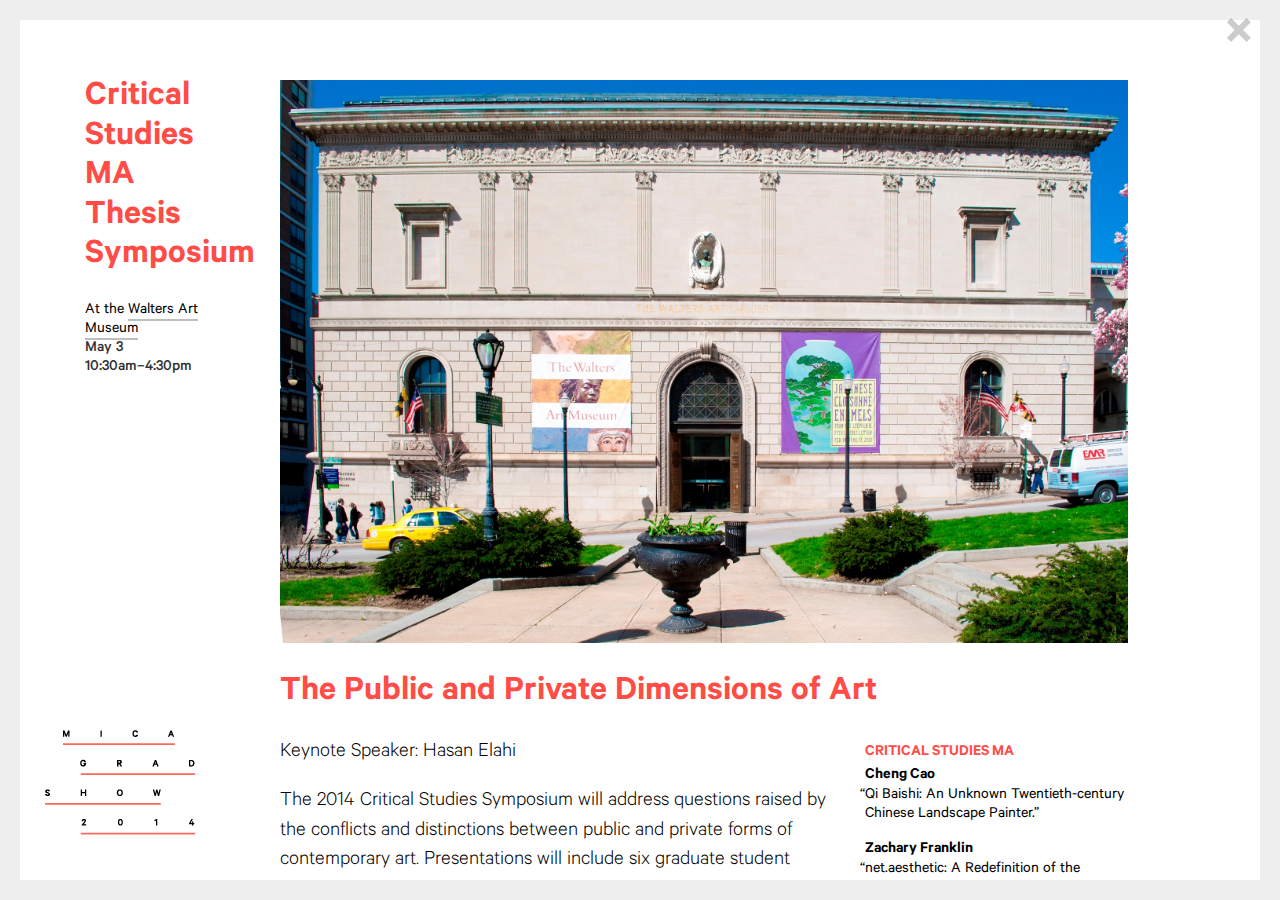
<file: criticalstudies.html>
<!DOCTYPE html>
<html lang="en">
  <head>
    <meta charset="utf-8">
    <meta http-equiv="X-UA-Compatible" content="IE=edge">
    <meta name="viewport" content="width=device-width, initial-scale=1">
    <title>MICA Grad Show 2014: Critical Studies</title>

    <!--
    Y                   T             5       X           0       I         0           H
        S       H   J     8      ]               8      D               T           W
             M            Y            M  I  C  A               ]              P
    U             O            U        ----------    0               M     T        I
           2            J   Y        0    G  R  A  D      I     5      S         Y
      I       9    H            ]        ----------                         H          7
    3       H              E           S  H  O  W      D    E    4      O           E
        F              8     5        ----------                    ]           I      U
                    Y              G      2  0  1  4         D              R     
      O      Q          U                 ----------    F          G   P            Y   9
                 6       N       [     E         W              G             2  
    P    X          F                K       J              F      J     Y      5       L
    -->

    <!-- Bootstrap -->
    <link href="css/bootstrap.css" rel="stylesheet">
    <link href="css/mfa2014.css" rel="stylesheet">

    <!-- HTML5 Shim and Respond.js IE8 support of HTML5 elements and media queries -->
    <!-- WARNING: Respond.js doesn't work if you view the page via file:// -->
    <!--[if lt IE 9]>
      <script src="https://oss.maxcdn.com/libs/html5shiv/3.7.0/html5shiv.js"></script>
      <script src="https://oss.maxcdn.com/libs/respond.js/1.4.2/respond.min.js"></script>
    <![endif]-->
    
    <!-- Favicons--> 
  	<link rel="shortcut icon" href="img/favicon.ico">
  	<link rel="apple-touch-icon" href="img/apple-touch-icon.png">
  	<link rel="apple-touch-icon" sizes="72x72" href="img/apple-touch-icon-72x72.png">
  	<link rel="apple-touch-icon" sizes="114x114" href="img/apple-touch-icon-114x114.png">
    
  </head>
  
  <body class="critical">
    
    <div class="student-overlay">
      <main class="container">
  
        <button type="button" class="close"><a href="http://graduate.mica.edu/gradshow/2014/">&times;</a></button> <!-- shit... need this to take you back to homepage... -->
  
        <div class="container">
          
          <div class="row">
        
            <div class="col-xs-12 col-sm-4 col-md-2 student-info">
  
              <div>
                <h2>Critical</h2>
                <h2>Studies</h2>
                <h2>MA</h2>
                <h2>Thesis Symposium</h2>
        
                <ul>
                  <li><p>At the <a href="https://www.google.com/maps/dir//Walters+Art+Museum,+600+N+Charles+St,+Baltimore,+MD+21201/@39.2965947,-76.6161201,17z/data=!4m13!1m4!3m3!1s0x89c80498448ab285:0xd5ddcac9d0faa540!2sWalters+Art+Museum!3b1!4m7!1m0!1m5!1m1!1s0x89c80498448ab285:0xd5ddcac9d0faa540!2m2!1d-76.61612!2d39.296595" target="_blank">Walters Art Museum</a></p></li>
                  <li><date>May 3</date></li>
                  <li><time>10:30am&ndash;4:30pm</time></li>
                </ul>
  
              </div>
            </div>
        
            <div class="col-xs-12 col-sm-8 col-md-9">
  
              <div class="row">
                <div class="col-xs-12 imgwrap"><img src="img/criticalstudies-walters.jpg" /></div>
              </div>
  
              <article class="row">
  
                <h2 class="col-xs-12">The Public and Private Dimensions of Art</h2>

                <div class="col-xs-12 col-md-8">
                    <p class="lead">Keynote Speaker: Hasan Elahi</p>
                   
                    <p class="lead">The 2014 Critical Studies Symposium will address questions raised by the conflicts and distinctions between public and private forms of contemporary art. Presentations will include six graduate student papers from the M.A. in Critical Studies class of 2013-2014, plus a selection of peer-reviewed student guest lectures. This year’s Keynote Address will be given by interdisciplinary media artist Hasan Elahi, Director of the Digital Cultures and Creativity Honors program at the University of Maryland, College Park. The Symposium is free and open to the public.</p>
                
                </div>
                
                <div class="col-xs-12 col-md-4 program-list">
                  <h4>Critical Studies MA</h4>
                  <ul class="program-peers">
                    <li>
                      <h5>Cheng Cao</h5>
                      <p>&ldquo;Qi Baishi: An Unknown Twentieth-century Chinese Landscape Painter.&rdquo;</p>
                    </li>
                    <li>
                      <h5>Zachary Franklin</h5>
                      <p>&ldquo;net.aesthetic: A Redefinition of the Theoretical and Art-Historical Genealogy for the Emergence of the Internet as a Medium in Contemporary Art Practice.&rdquo;</p>
                    </li>
                    <li>
                      <h5>Bryan Hempel</h5>
                      <p>&ldquo;Ghost Station.&rdquo;</p>
                    </li>
                    <li>
                      <h5>Emmanuel Thomas</h5> 
                      <p>&ldquo;Aesthetics of the Wall: An Examination of the Function of the Wall in Graffiti Art.&rdquo;</p>
                    </li>
                    <li>
                      <h5>Megan Weikel</h5>
                      <p>&ldquo;Written Word Versus Visual Image: Unraveling the Binary.&rdquo;</p></li>
                    <li>
                      <h5>Yiran Zheng</h5>
                      <p>&ldquo;Between Figurative and Minimalist: Three Holocaust Memorials in Berlin.&rdquo;</p></li>
                  </ul>
                </div>
    
              </article>
        
            </div> <!-- end center column with images and texts -->
          </div>
        </div>
        
        <a href="http://graduate.mica.edu/gradshow/2014/"><img class="logo" src="img/logo.png" /></a>
  
      </main>
    </div>

    <!-- jQuery (necessary for Bootstrap's JavaScript plugins) -->
    <script src="https://ajax.googleapis.com/ajax/libs/jquery/1.11.0/jquery.min.js"></script>
    <script src="js/bootstrap.js"></script>

  </body>
</html>
</file>
<file: css/mfa2014.css>
/* Create some indication of Gallery filters so you know you've filtered it */
/* Have a nicely eased scroll down to anchors from the nav */

/* Constants ****************************

Red, aka Neon Coral, aka the new hottness:#FF4C47

*****************************************/

/** @font-face import **/
@font-face {
  font-family: 'Calibre';
  src: url('../type/cal-light.eot');
  src: url('../type/cal-light.eot?#iefix') format('embedded-opentype'),
       url('../type/cal-light.woff') format('woff'),
       url('../type/cal-light.ttf') format('truetype');
  font-weight: 100;
  font-style: normal;
  }
    
@font-face {
  font-family: 'Calibre';
  src: url('../type/cal-regular.eot');
  src: url('../type/cal-regular.eot?#iefix') format('embedded-opentype'),
       url('../type/cal-regular.woff') format('woff'),
       url('../type/cal-regular.ttf') format('truetype');
  font-weight: 300;
  font-style: normal;
  }

@font-face {
  font-family: 'Calibre';
  src: url('../type/cal-medium.eot');
  src: url('../type/cal-medium.eot?#iefix') format('embedded-opentype'),
       url('../type/cal-medium.woff') format('woff'),
       url('../type/cal-medium.ttf') format('truetype');
  font-weight: 500;
  font-style: normal;
  }

@font-face {
  font-family: 'Calibre';
  src: url('../type/cal-semibold.eot');
  src: url('../type/cal-semibold.eot?#iefix') format('embedded-opentype'),
       url('../type/cal-semibold.woff') format('woff'),
       url('../type/cal-semibold.ttf') format('truetype');
  font-weight: 700;
  font-style: normal;
  }

@font-face {
  font-family: 'Calibre';
  src: url('../type/cal-lightitalic.eot');
  src: url('../type/cal-lightitalic.eot?#iefix') format('embedded-opentype'),
       url('../type/cal-lightitalic.woff') format('woff'),
       url('../type/cal-lightitalic.ttf') format('truetype');
  font-weight: 100;
  font-style: italic;
  }

@font-face {
  font-family: 'Calibre';
  src: url('../type/cal-regularitalic.eot');
  src: url('../type/cal-regularitalic.eot?#iefix') format('embedded-opentype'),
       url('../type/cal-regularitalic.woff') format('woff'),
       url('../type/cal-regularitalic.ttf') format('truetype');
  font-weight: 300;
  font-style: italic;
  }

@font-face {
  font-family: 'Calibre';
  src: url('../type/cal-mediumitalic.eot');
  src: url('../type/cal-mediumitalic.eot?#iefix') format('embedded-opentype'),
       url('../type/cal-mediumitalic.woff') format('woff'),
       url('../type/cal-mediumitalic.ttf') format('truetype');
  font-weight: 500;
  font-style: italic;
  }

@font-face {
  font-family: 'Calibre';
  src: url('../type/cal-semibolditalic.eot');
  src: url('../type/cal-semibolditalic.eot?#iefix') format('embedded-opentype'),
       url('../type/cal-semibolditalic.woff') format('woff'),
       url('../type/cal-semibolditalic.ttf') format('truetype');
  font-weight: 700;
  font-style: italic;
  }

/* Global Text Styles *******************/

body {
  font-family: Calibre, "Trebuchet MS", sans-serif;
  line-height: 1.2em;
  font-weight: 500;
  font-size: 16px;
  }
  
h1, h2, h3, h4, h5, h6 {
  font-weight: 700;
  }

h1 {
  font-size: 45px;
  margin-bottom: 20px;
  }

h4 {
  font-size: 16px;
  font-weight: 700;
  margin: 0;
  padding: 0;
  text-transform: uppercase;
  margin: 15px 0 3px 0;
  }

h5 {
  color: #000;
  font-size: 16px;
  font-weight: 900;
  margin: 0 0 2px 0;
  padding: 0;
}

h1, h2, h3, h4,
aside h4,
.alert h4,
.gallery-info h4,
.thumb .block .info h4 {
  color: #FF4C47;
}

p {
  color: #000;
  font-size: 16px;
  font-weight: 300;
  margin: 0;
  padding: 0;
}

p a, h5 a {
  color:inherit;
  border-bottom: 2px solid #bebebe;
}
  
p a:hover, h5 a:hover  {
  color:inherit;
  text-decoration: none;
  border-bottom: 2px solid #FF4C47;
}
  
p a:active, h5 a:active  {
  color:#FF4C47;
  text-decoration: none;
  border-bottom: 2px solid #FF4C47;
}
  
article p {
  margin-bottom: 15px;
}

.program-peers p {
  margin-bottom: 0;
}

.critical button a {
  color: inherit;
  border: none;
  text-decoration: none;
}

/* General Styles... */
::selection {
  background: #FF4C47; /* Safari */
  color:white;
  }
::-moz-selection {
  background: #FF4C47; /* Firefox */
  color:white;
  }
  
a,
.menu_links,
.student.thumb,
.program-list li,
#galleries-data ul li,
li.showtime.active,
.student-overlay .student-info ul.student-nav li {
  cursor: pointer;
}

body { padding-top: 60px; }
#intro { padding-top: 0 !important; }

@media (min-width: 768px) {
  body { padding-top: 0; }
  #intro { padding-top: .66em !important; }
}

main { position: relative; }

.add-top {margin-top: 6px;}

/* Image Header Styles ******************/
header {
  position: relative;
  width: 100%;
  overflow: hidden;
  height: 240px;
  max-height: 240px;
  }
  
header img.backgroundfill {
  display: none;
  position: relative;
  z-index: -1;
  height: 240px;
  max-height: 240px;
  width: auto;
  top: 0;
  left:0;
}

header .ontop {
  background: transparent;
  position: absolute;
  bottom: 0;
}

header .ontop img,
header .ontop .sticky {
  position: relative;
  bottom: 10px;
  left:-160px;
}

@media (min-width: 768px) {
  header {
    position: relative;
    width: 100%;
    overflow: hidden;
    height: 600px;
    max-height: 600px;
    }
    
  header img.backgroundfill {
    display: none;
    position: relative;
    z-index: -1;
    height: 600px;
    max-height: 600px;
    width: auto;
    top: 0;
    left:0;
  }
  
  header .ontop {
    background: transparent;
    position: absolute;
    bottom: 0;
  }
  
  header .ontop img {
    position: relative;
    bottom: 20px;
    padding-bottom: 10px;
  }
  
  header .ontop .sticky {
    background: white;
    background: rgba(255,255,255,.75);
    position: fixed;
    top: -398px;
    bottom: auto;
    z-index: 9;
  }
}

/* Nav Styles ***************************/

button.btn.btn-default.dropdown-toggle.sort-studentlist {
  border: 0;
  padding: 0;
  margin: 0;
  background-color: #fff;
  border-radius:0;
}
  
.btn-group.open .dropdown-toggle a {
  box-shadow: none;
  -moz-box-shadow: none;
  -webkit-box-shadow: none;
  color: #FF4C47; 
}
  
.dropdown-menu { /* if in dropdown mode */
  left: 80px;
  top:-15px;
  padding: 12px 0;
}

.dropup .dropdown-menu, .navbar-fixed-bottom .dropdown .dropdown-menu { /* when in dropup mode */
  bottom: -15px;
}

nav, button.btn.btn-default.dropdown-toggle.sort-studentlist, .dropdown-menu > li > a{
  font-weight: 700;
  font-size: 16px;
  color:#666;
}
  
nav li, ul {
  list-style: none;
}

nav a, .dropdown-menu > li > a {
  color:#000;
}
  
nav a{
  border-radius: 0;
  margin: 0;
  padding: 0;
}
  
.nav-pills > li.active > a, .nav-pills > li.active > a:hover, .nav-pills > li.active > a:focus {
  color: #FF4C47;  
  background: 0;
}

nav a:hover, nav a:focus {
  color: #FF4C47;  
  background: 0;
  text-decoration: none;
  color: #FF4C47;  
  background: 0;
}
  
nav a:active {
  background-color: #FF4C47;  
  color: #fff;
  text-decoration: none;
}
  
.mainnav ul.nav > li > a {
  color:#000;
  border-radius: 0;
  margin: 0;
  padding: 0;
  padding-top: 16px;
  padding-bottom: 3px;
  border-bottom: 2px solid #FF4C47;
  letter-spacing: 1px;
}
  
.nav-pills li a:hover {
  color: #FF4C47;  
  background: 0;
}

nav ul > li > ul {  /** First level subnav **/
  margin-left: 0;
  padding-left: 0;
  line-height: 1.5em;
}
  
nav ul > li > ul > li > ul {  /** Second level subnav in simpler nav **/
  margin-left: 0;
  padding-left: 15px;
  margin-bottom: 10px;
}

.nav-label {
  text-transform: uppercase;
  font-weight: 300;
}

.input-group-btn .btn.btn-default {
  padding: 6px 5px;
}
  
div.input-group {
  margin: 10px 0;
}

.btn:active, 
.btn.active,
.btn-group.open .dropdown-toggle {
  -webkit-box-shadow: none;
  box-shadow: none;
}

/* mobile nav styling */
.navbar a.brand img {
  height: 50px;
  width: 50px;
  margin: 5px;
}

.navbar-default {
    background-color: white;
    border-color: #FE625A;
}

.navbar-toggle {
  margin: 10px;
  padding: 10px;
  height: 40px;
}

.navbar-toggle .icon-bar {
  width: 40px;
  height: 3px;
  border-radius: 6px;
  border: 1px solid transparent;
}

.navbar-default .navbar-toggle .icon-bar {
  background-color: #FE625A;
}

.navbar-fixed-top ul.nav {
  margin-top: 0;
  padding: 0 13px;
}
.navbar-fixed-top ul.nav > li > a {
  padding-top: 6px;
  padding-bottom: 6px;
  border-bottom: 1px solid #FF4C47;
}


/* Main Content Styles ******************/
main article {
  padding: 2em 0;
}

.affix-top, .affix, .affix-bottom {
  position: static;
}

#intro p.lead {
  font-weight: bold;
  font-size: 1.5em;
  line-height: 1.1;
  color:#000;
}

@media (min-width: 768px) {
  .affix {
    position: fixed;
    top: 238px;
    width: inherit;
    max-width: 165px;
    z-index: 99;
  }

  .affix-bottom {
    position: absolute;
    top: inherit;
    width: 165px;
    max-width: 165px;
    z-index: 1;
  }

  #intro p.lead {
    font-weight: bold;
    font-size: 2em;
    line-height: 1.25;
    color:#000;
  }
}

/* Schedule Styles ********/
#schedule ul {padding: 0;}
#schedule ul h3 {
  margin: 0; 
  color:black;
  font-size: 20px;
  line-height:26px;
}
    
#schedule .lead {
  margin: 0; 
  margin-top:-2px;
  padding-top:0px;
  font-size:20px;
  line-height:26px;
  margin-bottom: 4px;
}

#schedule .small {
  padding-right: 250px;
  margin: 0; 
  color:black;
}

@media only screen and (max-width: 1200px) {
  #schedule .small {
  padding-right: 120px;
  }
  }
  
@media only screen and (max-width: 980px) {
  #schedule .small {
  padding-right: 0px;
  }
  }
  
@media only screen and (max-width: 768px) {
  .showtime .text-right{
  text-align: left;
  }
  }
  
  
#schedule .red  {  
  color: #FF4C47;
  padding-right: 0;
}
  
#schedule .lead {
  margin: 0; 
  padding-top:0px;
  font-size:20px;
  line-height:26px;
}

.showtime {
  margin-bottom: 20px;
}

.showtime p.lead {
  margin-bottom: 0;
}

/* Gallery Section Styles ******************/
#galleries img { 
  width: 100%;
}

#galleries ul {
  list-style: none;
  margin: 0;
  padding: 0;
}
  
#galleries ul li p {
  margin: 0;
  padding: 0;
}

#galleries ul {
  margin-top:18px;
}
    
#galleries ul:first-child {
  margin-top:-15px;
}

@media only screen and (max-width: 768px) {
#galleries ul:first-child {
  margin-top:18px;
  }
  
  }


.black {color:#000;}


ul.grid-display {
  list-style: none;
  margin: 0;
  padding: 0;
  margin-right: -15px;
  margin-left: -15px;
}

ul.grid-display li {
  list-style: none;
  margin-bottom: 30px;
  position: relative;
}

ul.grid-display .thumb {
  height: 277px;
}

@media (min-width: 768px) { 
  ul.grid-display .thumb {
    height: 255px;
  }
}

@media (min-width: 992px) {
  ul.grid-display .thumb {
    height: 288px;
  }
}

@media (min-width: 1200px) {
  ul.grid-display .thumb {
    height: 333px;
  }
}

ul.grid-display .thumb .block {
  background: transparent;
  font-size: 1em;
  overflow: hidden;
  position: relative;
}

ul.grid-display .thumb .block .info {
  padding: 15px 0;
  position: relative;
}

#students h4 {
  font-weight:700;
  letter-spacing:2px;
  padding-bottom:5px;    
}

.thumb .block img {
  width: 100%;
  max-width: 100%;
  height: auto;
}

.gallery-info h4,
.gallery-info p,
ul.grid-display .thumb .block .info h4,
ul.grid-display .thumb .block .info p {
  font-size: .9em;
  margin: 0;
  padding: 0;
  font-weight: normal;
}

/* ?? */

.imgwrap img {
  width: 100%;
  max-width: 100%;
}

/* Footer Styles ************************/

footer {
  background-color:#f1f2f2;
  margin-top: 4em;
  min-height: 10em;
  padding-top: 4em;
  padding-bottom: 6em;
  text-align: center;
}

footer img, footer p, footer ul {
  margin-bottom: 20px;
}

footer p, footer a, footer li {
  color: #646464;
  font-weight: 500; 
}
  
/* Small devices (tablets, 768px and up) */
@media (min-width: 768px) {
  footer {
    text-align: left;
  }
}
  
/* Overlay related styles */

.student-overlay {
  z-index: 9000;
  background: #fff;
  position: fixed;
  top:0;
  bottom:0;
  left:0;
  right:0;
  overflow: auto;
  padding: 0;
  margin: 0;
  border: 10px solid #EEE;
}

.critical .student-overlay {
  position: absolute;
  overflow: auto;
  min-height: 100%;
  height: 100%;
  margin: 0;
}

.student-overlay img.logo {
  position: static;
  display: block;
  margin: 0 auto 20px auto;
}

@media (min-width: 768px) and (min-height: 580px) {
  .student-overlay img.logo {
    position: fixed;
    left: 45px;
    bottom: 45px;
  }
}

.student-overlay .close {
  float: none;
  position: fixed;
  top:5px;
  right:7px;
  font-size: 4em;
  height: 1em;
  width: 1em;
  z-index: 9001;
  }

@media (min-width: 768px) {
  .student-overlay {
    border: 15px solid #EEE;
  }
}

@media (min-width: 992px) {
  .student-overlay {
    border: 20px solid #EEE;
  }
  .student-overlay .close {
    top:7px;
    right:9px;
  }
  
}

.student-overlay .container {
  padding-top: 30px;
}

.student-overlay ul {
  padding: 0;
}

.student-overlay h2 {
  font-size: 36px;
  margin: 0;
}

.student-overlay h2:last-of-type {
  margin-bottom: .66em;
}

.student-links li { margin-bottom: 8px; }

.student-links li a {
  color: #000;
  padding: 0;
  border-bottom: 2px solid #bebebe;
  letter-spacing: 0;
  background-color: transparent;
  width: 100%;
}
  
.student-links li a:hover {
  color:inherit;
  text-decoration: none;
  border-bottom: 2px solid #FF4C47;
  background-color: transparent;
}
  
.student-links li a:active {
  color:#FF4C47;
  text-decoration: none;
  border-bottom: 2px solid #FF4C47;
  background-color: transparent;
}

.student-nav { margin-bottom: 30px; }

.student-nav.nav-justified > li {
  display: table-cell;
  width: 1%;
}

.student-nav .overlay-nav-icon {
  display: block;
  width: 43px;
  height:21px; 
  margin: 0;
  padding: 0;
}

.next .overlay-nav-icon {
  background-image:url('../img/icon_next.png');
}
  
.next .overlay-nav-icon:hover,
.next .overlay-nav-icon:active {
  background-image:url('../img/icon_next_over.png');  
}
  
.previous .overlay-nav-icon {
  background-image:url('../img/icon_prev.png');  
}
  
.previous .overlay-nav-icon:hover,
.previous .overlay-nav-icon:active {
  background-image:url('../img/icon_prev_over.png');  
}
  
.random .overlay-nav-icon {
  background-image:url('../img/icon_random.png');  
  }
  
.random .overlay-nav-icon:hover,
.random .overlay-nav-icon:active {
  background-image:url('../img/icon_random_over.png');  
}
  
.student-overlay h2.gap {
  visibility: hidden;
}

.student-statement {
  padding-bottom: 30px;
}

.student-statement.lead p {
  margin-bottom: 20px;
  font-size: 21px;
  font-weight: 200;
  line-height: 1.4;
}

.critical .program-list h4 {
  margin-top: 7px;
  padding: 0;
}

.program-list ul {
  padding-bottom: 30px;
}

.program-list li {
  margin-top: 5px;
}

.critical .program-list li {
  margin-bottom: 1em;
}

.critical .program-list li p {
  text-indent: -.3em;
}

.program-list li a {
  border-bottom: 2px solid #bebebe;
  color: #333;
}
  
.program-list li a:hover {
  color:inherit;
  text-decoration: none;
  border-bottom: 2px solid #FF4C47;
}
  
.program-list li a:active {
  color:#FF4C47;
  text-decoration: none;
  border-bottom: 2px solid #FF4C47;
  }
  
.program-list li a.active {
  color:#bebebe;
}

/* Student Overlay Slideshow */
#slideshow {
  margin-left: 0px;
  margin-bottom: 50px;
  text-align: center;
  min-height: 200px;
  max-height: 200px;
  }

.carousel-inner,  
.carousel-inner > .item {
  height: 200px;
  text-align: center;
  overflow: hidden;
  }

#singleimg {
  position: relative;
  margin-left: 0px;
  margin-bottom: 30px;
  text-align: center;
  width: 100%;
  position: relative;
  overflow: hidden;
  }

#singleimg img {
  max-height: 100%;
  max-width: 100%;
  }

/* Small devices (tablets, 768px and up) */
@media (min-width: 768px) {
  #slideshow,
  #singleimg {
    margin-bottom: 50px;
    min-height: 200px;
    max-height: 400px;
    }
  
  .carousel-inner,  
  .carousel-inner > .item {
    height: 400px;
    text-align: center;
    }
}

/* Medium devices (desktops, 992px and up) */
@media (min-width: 992px) {
  #slideshow,
  #singleimg {
    max-height: 500px;
    }
  
  .carousel-inner,  
  .carousel-inner > .item {
    height: 500px;
    }
}

/* Large devices (large desktops, 1200px and up) */
@media (min-width: 1200px) {
  #slideshow,
  #singleimg {
    max-height: 600px;
    }
  
  .carousel-inner,  
  .carousel-inner > .item {
    height: 600px;
    }
}

/* http://css-tricks.com/centering-in-the-unknown/ - this is what I used for vertical centering... works like a charm! */
/* here is some other info too: http://gtwebdev.com/workshop/vcenter/vcenter-inline-css.php */

.carousel-inner > .item:before {
  content: '';
  display: inline-block;
  height: 100%; 
  vertical-align: middle;
  /* margin: -0.1em; */ /* Adjusts for spacing */
 }

.carousel-inner > .item > img, 
.carousel-inner > .item > a > img {
  display: inline-block;
  vertical-align: middle;
  max-height: 100%;
  max-width: 98%;
  height: auto;
  margin: 0;
}

.carousel-control {
  position: absolute;
  top: 0;
  bottom: 0;
  left: 0;
  width: 10%;
  font-size: 20px;
  color: #000;
  text-align: center;
  opacity: .75;
  -ms-filter: "progid:DXImageTransform.Microsoft.Alpha(Opacity=75)";
  }
  
@media screen and (min-width: 768px) {
  .carousel-control .glyphicon-chevron-left, 
  .carousel-control .glyphicon-chevron-right, 
  .carousel-control .icon-prev, 
  .carousel-control .icon-next {
    margin-left: 0;
  }
}

.carousel-control.left, .carousel-control.right {
  background-image: none;
  background-color: rgba(255, 255, 255, 0);
  text-shadow: 0 0 10px rgba(255, 255, 255, .75);
}
  
.carousel-control.left:hover, .carousel-control.right:hover {
  color: #FF4C47;
  background-image: none;
  background-color: rgba(255, 255, 255, 0.75);
  text-shadow: none;
}

.carousel-control .glyphicon-chevron-left {left: 10%;}
.carousel-control .glyphicon-chevron-right {right: 10%;}

.carousel-indicators {
  bottom: -45px;
}

.carousel-indicators li {
  border-radius: 10px;
  background-color: #ccc;
}

.carousel-indicators .active {
  background-color: #FF4C47;
}

.carousel-caption {
  background: rgba(255,255,255,.77);
  display: none;
  right: 0;
  left: 0;
  bottom: 0;
  color: #fff !important;
  text-shadow: none;
}

.item:hover .carousel-caption,
#singleimg:hover .carousel-caption {
  display: block;
}

.carousel-caption h4 {
  color: #FF4C47 !important;
  letter-spacing:1px;
}

.year {
	letter-spacing:1px;
		
}

/* * Filter results printout * */
#active-filter {
  position: relative;
  top: -15px;
  font-size: 1.5em;
  font-weight: 700;
  letter-spacing: 1px;
  }

#active-filter button {
  margin-left: 5px;
  background: none;
  color: #FF4C47;
  border-color: transparent;
  border: 0px;
  }

#active-filter button:hover, #active-filter button:active {
  background-color: #FF4C47;
  color: #fff;
  }

.backgroundfill,
.map,
.thumb img,
#slideshow img {
  background: transparent url('../img/loading.gif') center center no-repeat;
  background-size: 50px 50px;
}
</file>
